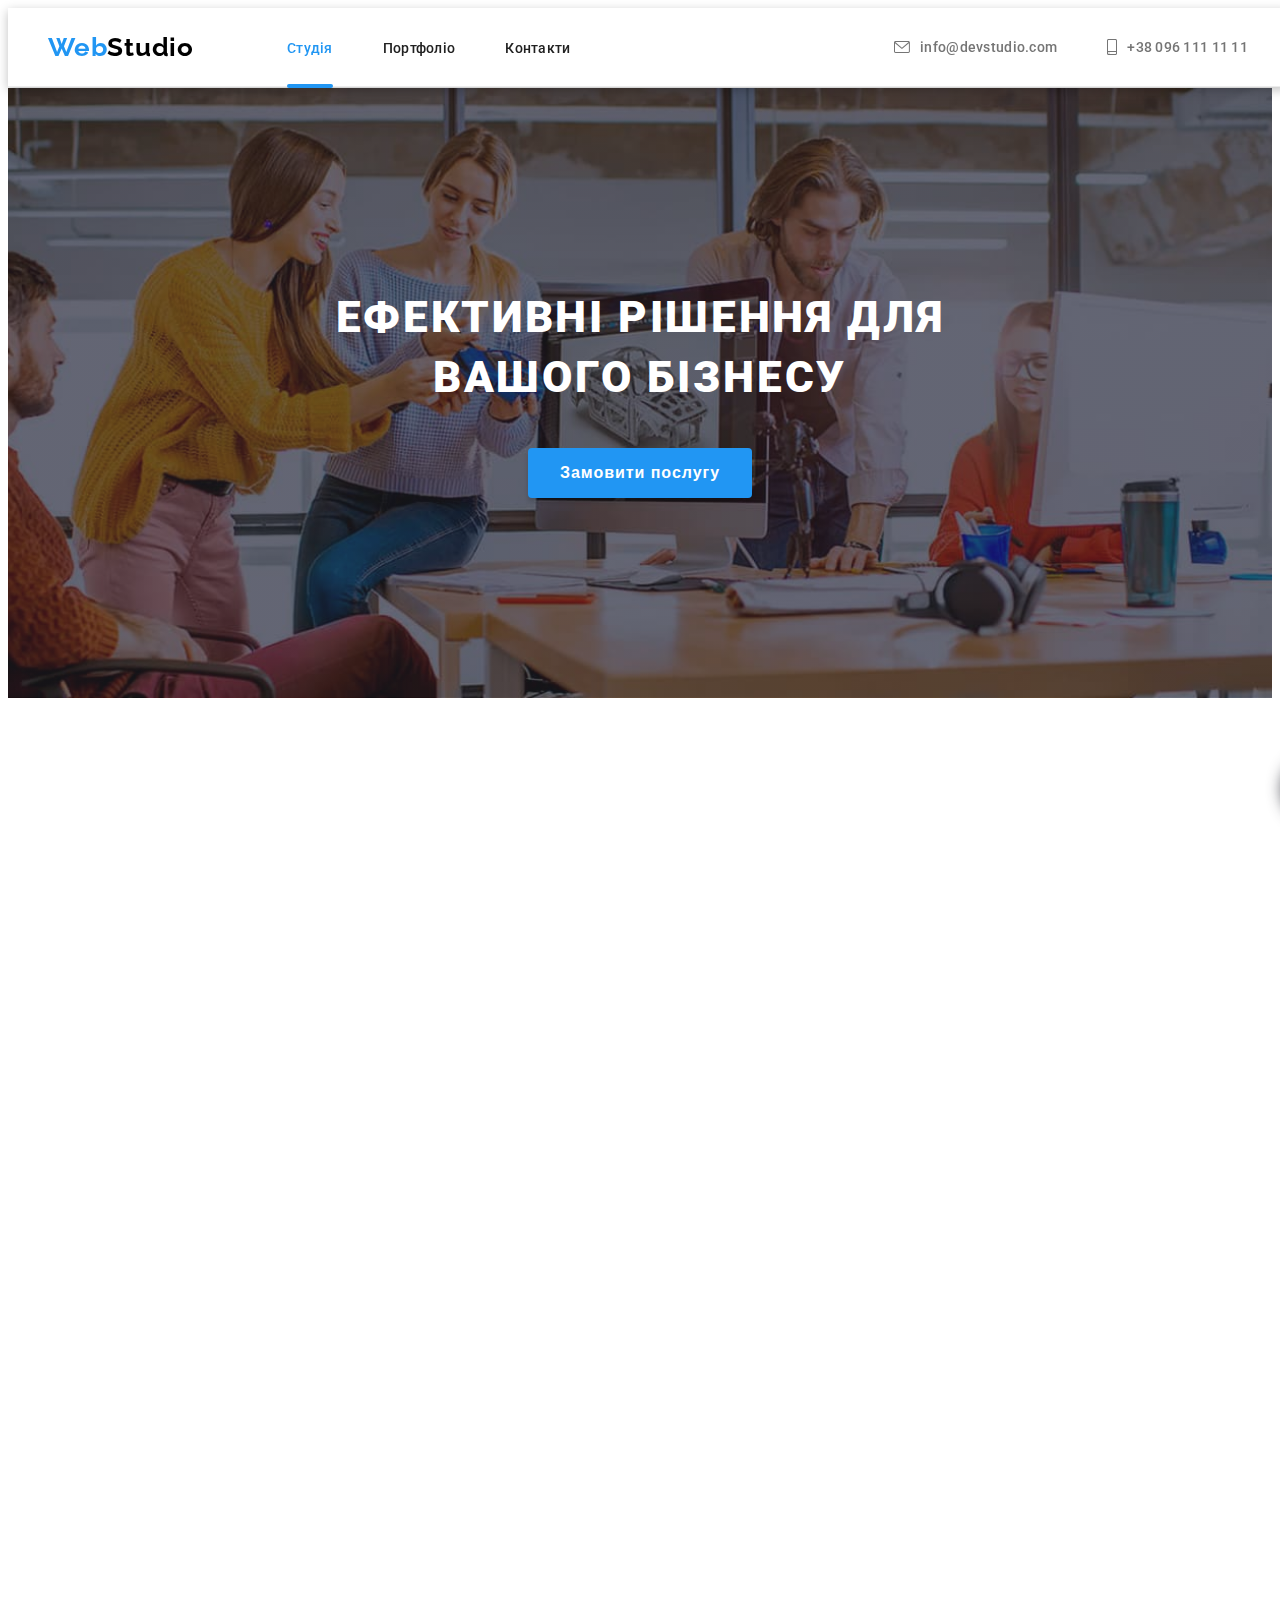
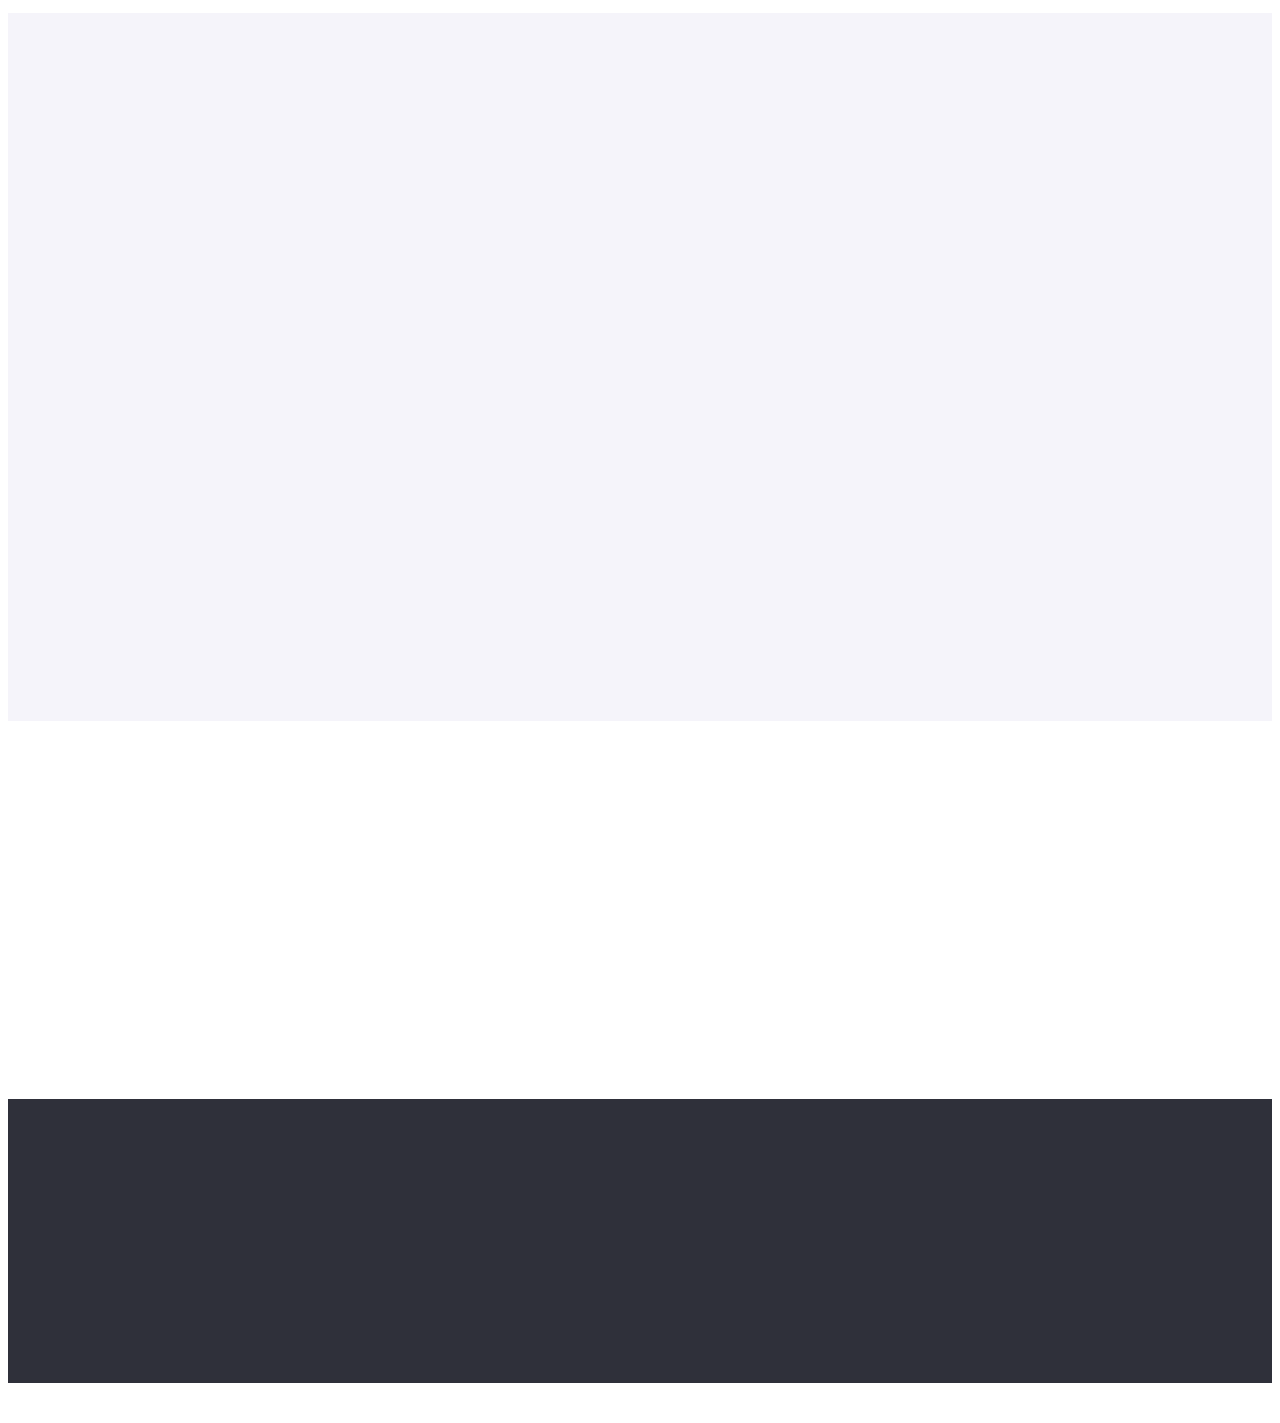
<file: index.html>
<!DOCTYPE html>
<html lang="en">
  <head>
    <meta charset="UTF-8" />
    <meta http-equiv="X-UA-Compatible" content="IE=edge" />
    <meta name="viewport" content="width=device-width, initial-scale=1.0" />
    <title>WebStudio</title>
    <link rel="preconnect" href="https://fonts.googleapis.com" />
    <link rel="preconnect" href="https://fonts.gstatic.com" crossorigin />
    <link
      href="https://fonts.googleapis.com/css2?family=Raleway:wght@700&family=Roboto:wght@400;500;700;900&display=swap"
      rel="stylesheet"
    />
    <link
      rel="stylesheet"
      href="https://cdnjs.cloudflare.com/ajax/libs/modern-normalize/2.0.0/modern-normalize.min.css"
      integrity="sha512-4xo8blKMVCiXpTaLzQSLSw3KFOVPWhm/TRtuPVc4WG6kUgjH6J03IBuG7JZPkcWMxJ5huwaBpOpnwYElP/m6wg=="
      crossorigin="anonymous"
      referrerpolicy="no-referrer"
    />
    <link rel="stylesheet" href=".//styles/main.min.css" />
    <link href="https://unpkg.com/aos@2.3.1/dist/aos.css" rel="stylesheet" />
  </head>
  <body>
    <!-- Шапка сайту -->
    <header class="header" id="header">
      <div class="container">
        <div class="header__container" data-aos="fade-down">
          <!-- Лого -->
          <a class="header__logo" href="./index.html"
            >Web<span class="header__logo__accent--header">Studio</span></a
          >
          <!-- Головна навігація сайту -->
          <nav class="header__nav">
            <ul class="header__nav__list">
              <li class="header__nav__item">
                <a
                  class="header__nav__link header__nav__link--checked"
                  href="./index.html"
                  >Студія</a
                >
              </li>
              <li class="header__nav__item">
                <a class="header__nav__link" href="./portfolio.html"
                  >Портфоліо</a
                >
              </li>
              <li class="header__nav__item">
                <a class="header__nav__link" href="#contacts">Контакти</a>
              </li>
            </ul>
          </nav>
          <!-- Контакти -->
          <ul class="header__contacts">
            <li class="header__contacts__item">
              <a
                class="header__contacts__link"
                href="mailto:info@devstudio.com"
                target="_blank"
              >
                <svg class="header__contacts__icon" width="16" height="12">
                  <use href="./img/icons.svg#letter"></use>
                </svg>
                info@devstudio.com</a
              >
            </li>
            <li class="header__contacts__item">
              <a
                class="header__contacts__link"
                href="tel:+380961111111"
                target="_blank"
              >
                <svg class="header__contacts__icon" width="10" height="16">
                  <use href="./img/icons.svg#smartphone"></use>
                </svg>
                +38 096 111 11 11</a
              >
            </li>
          </ul>
        </div>
      </div>
    </header>
    <!-- Головна сторінка -->
    <main>
      <div class="hero__padding" id="scroll-to-top"></div>
      <!-- Головна частина сайту -->
      <section class="hero">
        <div class="container hero__container">
          <h1 class="hero__title">Ефективні рішення для вашого бізнесу</h1>
          <button class="hero__button" type="button" data-modal-open>
            Замовити послугу
          </button>
        </div>
      </section>
      <!-- Переваги -->
      <section class="advantages">
        <div class="container">
          <ul class="advantages__list">
            <li class="advantages__item" data-aos="fade-right">
              <div class="advantages__icon-bg">
                <svg class="advantages__icon" width="70" height="70">
                  <use href="./img/icons.svg#antenna"></use>
                </svg>
              </div>
              <h3 class="advantages__subtitle">УВАГА ДО ДЕТАЛЕЙ</h3>
              <p class="advantages__desc">
                Ідейні міркування, і навіть початок повсякденної роботи з
                формування позиції.
              </p>
            </li>
            <li class="advantages__item" data-aos="fade-up">
              <div class="advantages__icon-bg">
                <svg class="advantages__icon" width="70" height="70">
                  <use href="./img/icons.svg#clock"></use>
                </svg>
              </div>
              <h3 class="advantages__subtitle">ПУНКТУАЛЬНІСТЬ</h3>
              <p class="advantages__desc">
                Завдання організації, особливо рамки і місце навчання кадрів
                тягне у себе.
              </p>
            </li>
            <li class="advantages__item" data-aos="fade-down">
              <div class="advantages__icon-bg">
                <svg class="advantages__icon" width="70" height="70">
                  <use href="./img/icons.svg#diagram"></use>
                </svg>
              </div>
              <h3 class="advantages__subtitle">ПЛАНУВАННЯ</h3>
              <p class="advantages__desc">
                Так само консультація з широким активом значною мірою зумовлює.
              </p>
            </li>
            <li class="advantages__item" data-aos="fade-left">
              <div class="advantages__icon-bg">
                <svg class="advantages__icon" width="70" height="70">
                  <use href="./img/icons.svg#astronaut"></use>
                </svg>
              </div>
              <h3 class="advantages__subtitle">СУЧАСНІ ТЕХНОЛОГІЇ</h3>
              <p class="advantages__desc">
                Значимість цих проблем настільки очевидна, що реалізація
                планових завдань.
              </p>
            </li>
          </ul>
        </div>
      </section>
      <!-- Секція: Чим ми займаємося -->
      <section class="doing">
        <div class="container">
          <h2 class="doing__title" data-aos="zoom-in-up">Чим ми займаємося</h2>
          <ul class="doing__list">
            <li data-aos="zoom-in-down">
              <a href="#" class="doing__link">
                <img
                  class="doing__photo"
                  src="./img/doing/photo-1.jpg"
                  alt="Чоловік пише код"
                />
                <div class="doing__overlay">
                  <h3 class="doing__subtitle">Десктопні додатки</h3>
                </div>
              </a>
            </li>
            <li data-aos="zoom-in-up">
              <a href="#" class="doing__link">
                <img
                  class="doing__photo"
                  src="./img/doing/photo-2.jpg"
                  alt="Жінка вибирає дизайн"
                />
                <div class="doing__overlay">
                  <h3 class="doing__subtitle">Мобільні додатки</h3>
                </div>
              </a>
            </li>
            <li data-aos="zoom-in-down">
              <a href="#" class="doing__link">
                <img
                  class="doing__photo"
                  src="./img/doing/photo-3.jpg"
                  alt="Жінка вибирає колір"
                />
                <div class="doing__overlay">
                  <h3 class="doing__subtitle">Дизайнерські рішення</h3>
                </div>
              </a>
            </li>
          </ul>
        </div>
      </section>
      <!-- Секція: Наша команда -->
      <section class="team">
        <div class="container">
          <h2 class="team__title" data-aos="zoom-in-up">Наша команда</h2>
          <ul class="team__list">
            <!-- Перша людина -->
            <li class="team__item" data-aos="fade-up-right">
              <img
                class="team__photo"
                width="270"
                src="./img/team/person-1.jpg"
                alt="Чоловік з бородою з каштановим волоссям в окулярах в бордовій сорочці"
              />
              <h3 class="team__subtitle">Ігор Дем'яненко</h3>
              <p class="team__desc">Product Designer</p>
              <ul class="team__icon">
                <li class="team__icon__item">
                  <a
                    href="https://www.instagram.com/"
                    target="_blank"
                    class="team__icon__link"
                  >
                    <svg class="team__icon__svg" width="20" height="20">
                      <use href="./img/icons.svg#instagram"></use>
                    </svg>
                  </a>
                </li>
                <li class="team__icon__item">
                  <a
                    href="https://twitter.com/?lang=uk"
                    target="_blank"
                    class="team__icon__link"
                  >
                    <svg class="team__icon__svg" width="20" height="20">
                      <use href="./img/icons.svg#twitter"></use>
                    </svg>
                  </a>
                </li>
                <li class="team__icon__item">
                  <a
                    href="https://www.facebook.com/?locale=uk_UA"
                    target="_blank"
                    class="team__icon__link"
                  >
                    <svg class="team__icon__svg" width="20" height="20">
                      <use href="./img/icons.svg#facebook"></use>
                    </svg>
                  </a>
                </li>
                <li class="team__icon__item">
                  <a
                    href="https://ua.linkedin.com/"
                    target="_blank"
                    class="team__icon__link"
                  >
                    <svg class="team__icon__svg" width="20" height="20">
                      <use href="./img/icons.svg#linkedin"></use>
                    </svg>
                  </a>
                </li>
              </ul>
            </li>
            <!-- Друга людина -->
            <li class="team__item" data-aos="fade-up">
              <img
                class="team__photo"
                width="270"
                src="./img/team/person-2.jpg"
                alt="Жінка з окулярами в чорному піджаку та світлим волоссям"
              />
              <h3 class="team__subtitle">Ольга Рєпіна</h3>
              <p class="team__desc">Frontend Developer</p>
              <ul class="team__icon">
                <li class="team__icon__item">
                  <a
                    href="https://www.instagram.com/"
                    target="_blank"
                    class="team__icon__link"
                  >
                    <svg class="team__icon__svg" width="20" height="20">
                      <use href="./img/icons.svg#instagram"></use>
                    </svg>
                  </a>
                </li>
                <li class="team__icon__item">
                  <a
                    href="https://twitter.com/?lang=uk"
                    target="_blank"
                    class="team__icon__link"
                  >
                    <svg class="team__icon__svg" width="20" height="20">
                      <use href="./img/icons.svg#twitter"></use>
                    </svg>
                  </a>
                </li>
                <li class="team__icon__item">
                  <a
                    href="https://www.facebook.com/?locale=uk_UA"
                    target="_blank"
                    class="team__icon__link"
                  >
                    <svg class="team__icon__svg" width="20" height="20">
                      <use href="./img/icons.svg#facebook"></use>
                    </svg>
                  </a>
                </li>
                <li class="team__icon__item">
                  <a
                    href="https://ua.linkedin.com/"
                    target="_blank"
                    class="team__icon__link"
                  >
                    <svg class="team__icon__svg" width="20" height="20">
                      <use href="./img/icons.svg#linkedin"></use>
                    </svg>
                  </a>
                </li>
              </ul>
            </li>
            <!-- Третя людина -->
            <li class="team__item" data-aos="fade-up">
              <img
                class="team__photo"
                width="270"
                src="./img/team/person-3.jpg"
                alt="Чоловік з бородою з каштановим волоссям в блакитній сорочці"
              />
              <h3 class="team__subtitle">Микола Тарасов</h3>
              <p class="team__desc">Marketing</p>
              <ul class="team__icon">
                <li class="team__icon__item">
                  <a
                    href="https://www.instagram.com/"
                    target="_blank"
                    class="team__icon__link"
                  >
                    <svg class="team__icon__svg" width="20" height="20">
                      <use href="./img/icons.svg#instagram"></use>
                    </svg>
                  </a>
                </li>
                <li class="team__icon__item">
                  <a
                    href="https://twitter.com/?lang=uk"
                    target="_blank"
                    class="team__icon__link"
                  >
                    <svg class="team__icon__svg" width="20" height="20">
                      <use href="./img/icons.svg#twitter"></use>
                    </svg>
                  </a>
                </li>
                <li class="team__icon__item">
                  <a
                    href="https://www.facebook.com/?locale=uk_UA"
                    target="_blank"
                    class="team__icon__link"
                  >
                    <svg class="team__icon__svg" width="20" height="20">
                      <use href="./img/icons.svg#facebook"></use>
                    </svg>
                  </a>
                </li>
                <li class="team__icon__item">
                  <a
                    href="https://ua.linkedin.com/"
                    target="_blank"
                    class="team__icon__link"
                  >
                    <svg class="team__icon__svg" width="20" height="20">
                      <use href="./img/icons.svg#linkedin"></use>
                    </svg>
                  </a>
                </li>
              </ul>
            </li>
            <!-- Четверта людина -->
            <li class="team__item" data-aos="fade-up-left">
              <img
                class="team__photo"
                width="270"
                src="./img/team/person-4.jpg"
                alt="Чоловік в окулярах з темними бородою та волоссям в чорний футболці"
              />
              <h3 class="team__subtitle">Михайло Єрмаков</h3>
              <p class="team__desc">UI Designer</p>
              <ul class="team__icon">
                <li class="team__icon__item">
                  <a
                    href="https://www.instagram.com/"
                    target="_blank"
                    class="team__icon__link"
                  >
                    <svg class="team__icon__svg" width="20" height="20">
                      <use href="./img/icons.svg#instagram"></use>
                    </svg>
                  </a>
                </li>
                <li class="team__icon__item">
                  <a
                    href="https://twitter.com/?lang=uk"
                    target="_blank"
                    class="team__icon__link"
                  >
                    <svg class="team__icon__svg" width="20" height="20">
                      <use href="./img/icons.svg#twitter"></use>
                    </svg>
                  </a>
                </li>
                <li class="team__icon__item">
                  <a
                    href="https://www.facebook.com/?locale=uk_UA"
                    target="_blank"
                    class="team__icon__link"
                  >
                    <svg class="team__icon__svg" width="20" height="20">
                      <use href="./img/icons.svg#facebook"></use>
                    </svg>
                  </a>
                </li>
                <li class="team__icon__item">
                  <a
                    href="https://ua.linkedin.com/"
                    target="_blank"
                    class="team__icon__link"
                  >
                    <svg class="team__icon__svg" width="20" height="20">
                      <use href="./img/icons.svg#linkedin"></use>
                    </svg>
                  </a>
                </li>
              </ul>
            </li>
          </ul>
        </div>
      </section>
      <!-- Секція: Клієнти -->
      <section class="client">
        <div class="container">
          <h2 class="client__title" data-aos="zoom-in-up">Постійні клієнти</h2>
          <ul class="client__list">
            <li class="client__item" data-aos="zoom-in-right">
              <a href="#" target="_blank" class="client__link">
                <svg class="client__icon" width="106" height="60">
                  <use href="./img/icons.svg#logo-YACO-1"></use>
                </svg>
              </a>
            </li>
            <li class="client__item" data-aos="zoom-in-right">
              <a href="#" target="_blank" class="client__link">
                <svg class="client__icon" width="106" height="60">
                  <use href="./img/icons.svg#logo-tagline-here-2"></use>
                </svg>
              </a>
            </li>
            <li class="client__item" data-aos="zoom-in-right">
              <a href="#" target="_blank" class="client__link">
                <svg class="client__icon" width="106" height="60">
                  <use href="./img/icons.svg#logo-company-3"></use>
                </svg>
              </a>
            </li>
            <li class="client__item" data-aos="zoom-in-left">
              <a href="#" target="_blank" class="client__link">
                <svg class="client__icon" width="106" height="60">
                  <use href="./img/icons.svg#logo-foster-peters-4"></use>
                </svg>
              </a>
            </li>
            <li class="client__item" data-aos="zoom-in-left">
              <a href="#" target="_blank" class="client__link">
                <svg class="client__icon" width="106" height="60">
                  <use href="./img/icons.svg#logo-brand-5"></use>
                </svg>
              </a>
            </li>
            <li class="client__item" data-aos="zoom-in-left">
              <a href="#" target="_blank" class="client__link">
                <svg class="client__icon" width="106" height="60">
                  <use href="./img/icons.svg#logo-tag-line-6"></use>
                </svg>
              </a>
            </li>
          </ul>
        </div>
      </section>
    </main>
    <!-- Підвал сайту -->
    <footer class="footer" id="contacts">
      <div class="container">
        <div class="footer__container">
          <div class="footer__address__container" data-aos="fade-up-right">
            <a class="footer__logo" href="#header"
              >Web<span class="footer__logo__accent--footer">Studio</span></a
            >
            <!-- Адрес -->
            <address class="footer__address">
              <a
                class="footer__map"
                target="_blank"
                href="https://www.google.com/maps/place/Lesi+Ukrainky+Blvd,+26,+Kyiv,+Ukraine,+02000/@50.4265807,30.5383858,17z/data=!3m1!4b1!4m6!3m5!1s0x40d4cf0e033ecbe9:0x57a4dffefec77da0!8m2!3d50.4265807!4d30.5383858!16s%2Fg%2F1tctq5jv?entry=ttu"
                >м. Київ, пр-т Лесі Українки, 26</a
              >
              <!-- Контакти -->
              <ul class="footer__list">
                <li class="footer__item">
                  <a
                    class="footer__link"
                    href="mailto:info@devstudio.com"
                    target="_blank"
                    >info@devstudio.com</a
                  >
                </li>
                <li class="footer__item">
                  <a
                    class="footer__link"
                    href="tel:+380961111111"
                    target="_blank"
                    >+38 096 111 11 11</a
                  >
                </li>
              </ul>
            </address>
          </div>
          <div class="footer__icon" data-aos="fade-up">
            <h2 class="footer__icon__title">приєднуйтесь</h2>
            <ul class="footer__icon__list">
              <li class="footer__icon__item">
                <a
                  href="https://www.instagram.com/"
                  target="_blank"
                  class="footer__icon__link"
                >
                  <svg class="footer__icon__svg" width="20" height="20">
                    <use href="./img/icons.svg#instagram"></use>
                  </svg>
                </a>
              </li>
              <li class="footer__icon__item">
                <a
                  href="https://twitter.com/?lang=uk"
                  target="_blank"
                  class="footer__icon__link"
                >
                  <svg class="footer__icon__svg" width="20" height="20">
                    <use href="./img/icons.svg#twitter"></use>
                  </svg>
                </a>
              </li>
              <li class="footer__icon__item">
                <a
                  href="https://www.facebook.com/?locale=uk_UA"
                  target="_blank"
                  class="footer__icon__link"
                >
                  <svg class="footer__icon__svg" width="20" height="20">
                    <use href="./img/icons.svg#facebook"></use>
                  </svg>
                </a>
              </li>
              <li class="footer__icon__item">
                <a
                  href="https://ua.linkedin.com/"
                  target="_blank"
                  class="footer__icon__link"
                >
                  <svg class="footer__icon__svg" width="20" height="20">
                    <use href="./img/icons.svg#linkedin"></use>
                  </svg>
                </a>
              </li>
            </ul>
          </div>
          <form action="" class="footer__form" data-aos="fade-up-left">
            <h2 class="footer__form__title">Підпишіться на розсилку</h2>
            <div class="footer__form__container">
              <input
                type="email"
                class="footer__form__input"
                placeholder="E-mail"
                required
              />
              <button class="footer__form__btn" type="submit">
                Підписатися
                <svg class="footer__form__svg" width="24" height="24">
                  <use href="./img/icons.svg#send"></use>
                </svg>
              </button>
            </div>
          </form>
        </div>
      </div>
    </footer>
    <div class="backdrop is-hidden" data-modal>
      <div class="modal">
        <form action="" class="form">
          <button class="modal__close-btn" type="button" data-modal-close>
            <svg class="modal__close-icon" width="18" height="18">
              <use href="./img/icons.svg#close-cross"></use>
            </svg>
          </button>
          <h2 class="modal__title">Залиште свої дані, ми вам передзвонимо</h2>
          <ul class="modal__list">
            <li class="modal__item">
              <label for="name" class="modal__name"
                >Ім'я
                <input id="name" type="text" class="modal__input" required />
                <svg class="modal__svg" width="18" height="18">
                  <use href="./img/icons.svg#person-blank"></use>
                </svg>
              </label>
            </li>
            <li class="modal__item">
              <label for="phone" class="modal__name"
                >Телефон
                <input id="phone" type="tel" class="modal__input" required />
                <svg class="modal__svg" width="18" height="18">
                  <use href="./img/icons.svg#phone-blank"></use>
                </svg>
              </label>
            </li>
            <li class="modal__item">
              <label for="email" class="modal__name"
                >Пошта
                <input id="email" type="email" class="modal__input" required />
                <svg class="modal__svg" width="18" height="18">
                  <use href="./img/icons.svg#email-blank"></use>
                </svg>
              </label>
            </li>
            <li class="modal__item">
              <label for="coment" class="modal__name"
                >Коментар
                <textarea
                  id="coment"
                  cols="30"
                  rows="10"
                  class="modal__coment"
                  placeholder="Введіть текст"
                ></textarea>
              </label>
            </li>
          </ul>
          <label class="modal__label">
            <input type="checkbox" class="modal__checkbox" required />
            <div class="modal__fake">
              <svg class="modal__fake-svg" width="11" height="8">
                <use href="./img/icons.svg#tick"></use>
              </svg>
            </div>
            <p class="modal__text">
              Погоджуюся з розсилкою та приймаю
              <a href="" class="modal__link">Умови договору</a>
            </p>
          </label>
          <button class="modal__btn" type="submit">Відправити</button>
        </form>
      </div>
    </div>
    <div class="scroll container">
      <a class="scroll__link" href="#scroll-to-top">
        <svg class="scroll__icon" width="29" height="22">
          <use href="./img/icons.svg#top-arrow"></use>
        </svg>
      </a>
    </div>
    <script src="https://unpkg.com/aos@2.3.1/dist/aos.js"></script>
    <script>
      AOS.init();
    </script>
    <script src="./js/modal.js"></script>
  </body>
</html>
</file>
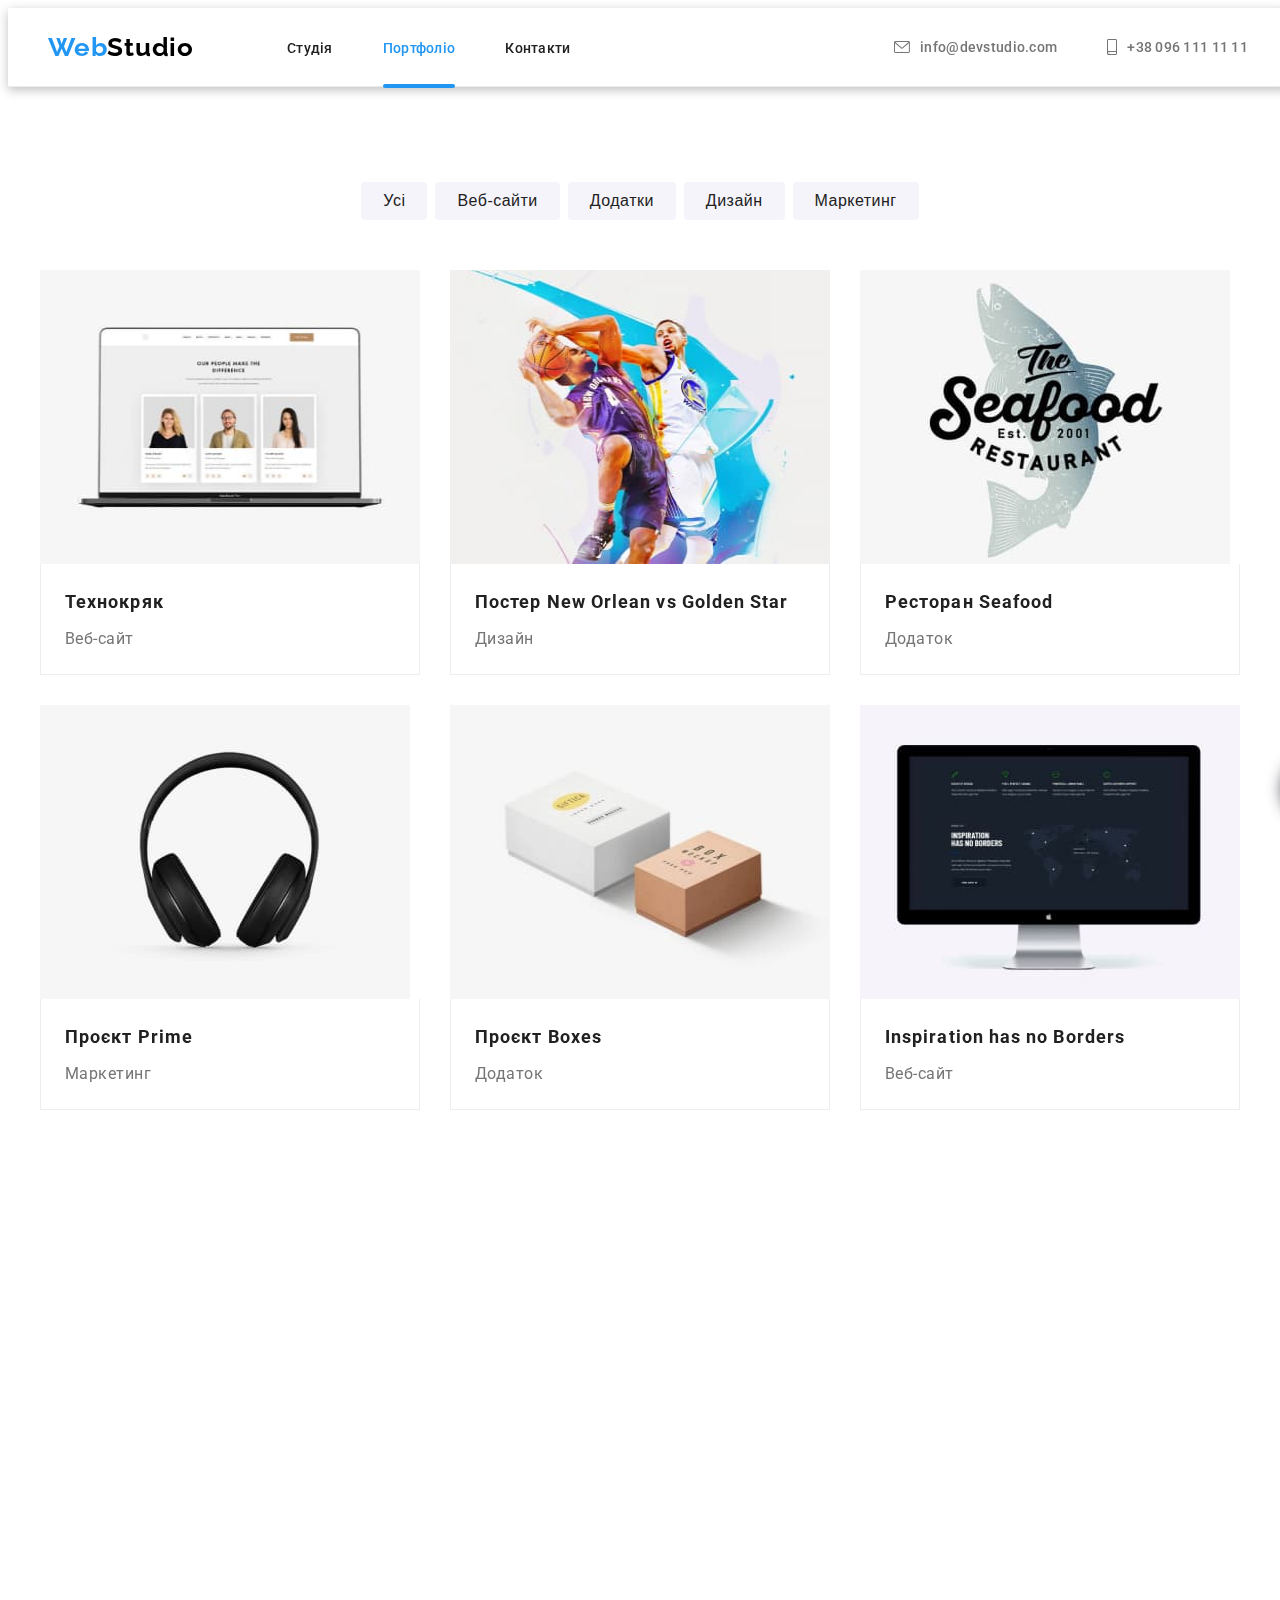
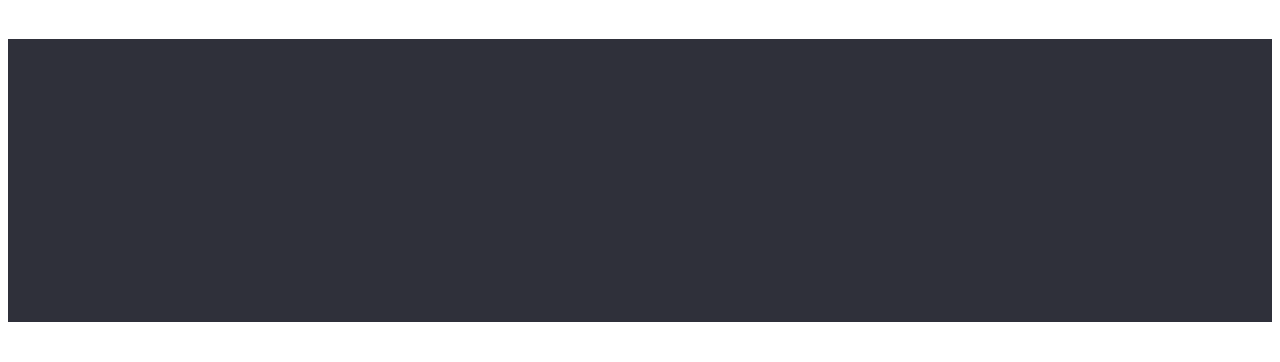
<file: portfolio.html>
<!DOCTYPE html>
<html lang="en">
  <head>
    <meta charset="UTF-8" />
    <meta name="viewport" content="width=device-width, initial-scale=1.0" />
    <title>WebStudio</title>
    <link rel="preconnect" href="https://fonts.googleapis.com" />
    <link rel="preconnect" href="https://fonts.gstatic.com" crossorigin />
    <link
      href="https://fonts.googleapis.com/css2?family=Raleway:wght@700&family=Roboto:wght@400;500;700;900&display=swap"
      rel="stylesheet"
    />
    <link
      rel="stylesheet"
      href="https://cdnjs.cloudflare.com/ajax/libs/modern-normalize/2.0.0/modern-normalize.min.css"
      integrity="sha512-4xo8blKMVCiXpTaLzQSLSw3KFOVPWhm/TRtuPVc4WG6kUgjH6J03IBuG7JZPkcWMxJ5huwaBpOpnwYElP/m6wg=="
      crossorigin="anonymous"
      referrerpolicy="no-referrer"
    />
    <link rel="stylesheet" href="./styles/portfolio.min.css" />
    <link href="https://unpkg.com/aos@2.3.1/dist/aos.css" rel="stylesheet" />
  </head>
  <body>
    <header class="header" id="header">
      <div class="container">
        <div class="header__container" data-aos="fade-down">
          <!-- Лого -->
          <a class="header__logo" href="./index.html"
            >Web<span class="header__logo__accent--header">Studio</span></a
          >
          <!-- Головна навігація сайту -->
          <nav class="header__nav">
            <ul class="header__nav__list">
              <li class="header__nav__item">
                <a class="header__nav__link" href="./index.html">Студія</a>
              </li>
              <li class="header__nav__item">
                <a
                  class="header__nav__link header__nav__link--checked"
                  href="./portfolio.html"
                  >Портфоліо</a
                >
              </li>
              <li class="header__nav__item">
                <a class="header__nav__link" href="#contacts">Контакти</a>
              </li>
            </ul>
          </nav>
          <!-- Контакти -->
          <ul class="header__contacts">
            <li class="header__contacts__item">
              <a
                class="header__contacts__link"
                href="mailto:info@devstudio.com"
                target="_blank"
              >
                <svg class="header__contacts__icon" width="16" height="12">
                  <use href="./img/icons.svg#letter"></use>
                </svg>
                info@devstudio.com</a
              >
            </li>
            <li class="header__contacts__item">
              <a
                class="header__contacts__link"
                href="tel:+380961111111"
                target="_blank"
              >
                <svg class="header__contacts__icon" width="10" height="16">
                  <use href="./img/icons.svg#smartphone"></use>
                </svg>
                +38 096 111 11 11</a
              >
            </li>
          </ul>
        </div>
      </div>
    </header>
    <!-- Головна сторінка сайту -->
    <main>
      <div class="padding__hero" id="scroll-to-top"></div>
      <!-- Кнопки -->
      <section class="btn">
        <div class="container">
          <ul class="btn__list">
            <li class="btn__item" data-aos="fade-right">
              <button class="btn__btn" type="button">Усі</button>
            </li>
            <li class="btn__item" data-aos="fade-down-right">
              <button class="btn__btn" type="button">Веб-сайти</button>
            </li>
            <li class="btn__item" data-aos="fade-down">
              <button class="btn__btn" type="button">Додатки</button>
            </li>
            <li class="btn__item" data-aos="fade-down-left">
              <button class="btn__btn" type="button">Дизайн</button>
            </li>
            <li class="btn__item" data-aos="fade-left">
              <button class="btn__btn" type="button">Маркетинг</button>
            </li>
          </ul>
        </div>
      </section>
      <!-- Статті -->
      <section class="article">
        <div class="container">
          <ul class="article__list">
            <!-- Перша стаття -->
            <li class="article__item" data-aos="fade-down-right">
              <a href="#" class="article__link">
                <article class="article__article">
                  <div class="article__photo">
                    <img
                      class="article__photo__content"
                      src="./img/products/product-1.jpg"
                      alt="сайт Технокряк"
                    />
                    <div class="article__overlay">
                      <p class="article__overlay__text">
                        Ресурс пропонує комплексні пропозиції з різним рівнем
                        функціоналу та сервісів. Все це дозволить відвідувачу
                        отримати вичерпні відомості про компанію чи приватну
                        особу.
                      </p>
                    </div>
                  </div>
                  <div class="article__container">
                    <h2 class="article__title">Технокряк</h2>
                    <p class="article__desc">Веб-сайт</p>
                  </div>
                </article>
              </a>
            </li>
            <!-- Друга стаття -->
            <li class="article__item" data-aos="fade-down">
              <a href="#" class="article__link">
                <article class="article__article">
                  <div class="article__photo">
                    <img
                      class="article__photo__content"
                      src="./img/products/product-2.jpg"
                      alt="Постер New Orlean vs Golden Star"
                    />
                    <div class="article__overlay">
                      <p class="article__overlay__text">
                        Ресурс пропонує комплексні пропозиції з різним рівнем
                        функціоналу та сервісів. Все це дозволить відвідувачу
                        отримати вичерпні відомості про компанію чи приватну
                        особу.
                      </p>
                    </div>
                  </div>
                  <div class="article__container">
                    <h2 class="article__title">
                      Постер New Orlean vs Golden Star
                    </h2>
                    <p class="article__desc">Дизайн</p>
                  </div>
                </article>
              </a>
            </li>
            <!-- Третя стаття -->
            <li class="article__item" data-aos="fade-down-left">
              <a href="#" class="article__link">
                <article class="article__article">
                  <div class="article__photo">
                    <img
                      class="article__photo"
                      src="./img/products/product-3.jpg"
                      alt="Ресторан Seafood"
                    />
                    <div class="article__overlay">
                      <p class="article__overlay__text">
                        Ресурс пропонує комплексні пропозиції з різним рівнем
                        функціоналу та сервісів. Все це дозволить відвідувачу
                        отримати вичерпні відомості про компанію чи приватну
                        особу.
                      </p>
                    </div>
                  </div>
                  <div class="article__container">
                    <h2 class="article__title">Ресторан Seafood</h2>
                    <p class="article__desc">Додаток</p>
                  </div>
                </article>
              </a>
            </li>
            <!-- Четверта стаття -->
            <li class="article__item" data-aos="fade-right">
              <a href="#" class="article__link">
                <article class="article__article">
                  <div class="article__photo">
                    <img
                      class="article-photo__content"
                      src="./img/products/product-4.jpg"
                      alt="Навушники"
                    />
                    <div class="article__overlay">
                      <p class="article__overlay__text">
                        Ресурс пропонує комплексні пропозиції з різним рівнем
                        функціоналу та сервісів. Все це дозволить відвідувачу
                        отримати вичерпні відомості про компанію чи приватну
                        особу.
                      </p>
                    </div>
                  </div>
                  <div class="article__container">
                    <h2 class="article__title">Проєкт Prime</h2>
                    <p class="article__desc">Маркетинг</p>
                  </div>
                </article>
              </a>
            </li>
            <!-- П'ята стаття -->
            <li class="article__item" data-aos="zoom-in">
              <a href="#" class="article__link">
                <article class="article__article">
                  <div class="article__photo">
                    <img
                      class="article__photo__content"
                      src="./img/products/product-5.jpg"
                      alt="дві коробки"
                    />
                    <div class="article__overlay">
                      <p class="article__overlay__text">
                        Ресурс пропонує комплексні пропозиції з різним рівнем
                        функціоналу та сервісів. Все це дозволить відвідувачу
                        отримати вичерпні відомості про компанію чи приватну
                        особу.
                      </p>
                    </div>
                  </div>
                  <div class="article__container">
                    <h2 class="article__title">Проєкт Boxes</h2>
                    <p class="article__desc">Додаток</p>
                  </div>
                </article>
              </a>
            </li>
            <!-- Шоста стаття -->
            <li class="article__item" data-aos="fade-left">
              <a href="#" class="article__link">
                <article class="article__article">
                  <div class="article__photo">
                    <img
                      class="article__photo__content"
                      src="./img/products/product-6.jpg"
                      alt="сайт Inspiration has no Borders"
                    />
                    <div class="article__overlay">
                      <p class="article__overlay__text">
                        Ресурс пропонує комплексні пропозиції з різним рівнем
                        функціоналу та сервісів. Все це дозволить відвідувачу
                        отримати вичерпні відомості про компанію чи приватну
                        особу.
                      </p>
                    </div>
                  </div>
                  <div class="article__container">
                    <h2 class="article__title">Inspiration has no Borders</h2>
                    <p class="article__desc">Веб-сайт</p>
                  </div>
                </article>
              </a>
            </li>
            <!-- Сьома стаття -->
            <li class="article__item" data-aos="fade-up-right">
              <a href="#" class="article__link">
                <article class="article__article">
                  <div class="article__photo">
                    <img
                      class="article__photo__content"
                      src="./img/products/product-7.jpg"
                      alt="Видання Limited Edition"
                    />
                    <div class="article__overlay">
                      <p class="article__overlay__text">
                        Ресурс пропонує комплексні пропозиції з різним рівнем
                        функціоналу та сервісів. Все це дозволить відвідувачу
                        отримати вичерпні відомості про компанію чи приватну
                        особу.
                      </p>
                    </div>
                  </div>
                  <div class="article__container">
                    <h2 class="article__title">Видання Limited Edition</h2>
                    <p class="article__desc">Дизайн</p>
                  </div>
                </article>
              </a>
            </li>
            <!-- Восьма стаття -->
            <li class="article__item" data-aos="fade-up">
              <a href="#" class="article__link">
                <article class="article__article">
                  <div class="article__photo">
                    <img
                      class="article__photo__content"
                      src="./img/products/product-8.jpg"
                      alt="Проєкт LAB"
                    />
                    <div class="article__overlay">
                      <p class="article__overlay__text">
                        Ресурс пропонує комплексні пропозиції з різним рівнем
                        функціоналу та сервісів. Все це дозволить відвідувачу
                        отримати вичерпні відомості про компанію чи приватну
                        особу.
                      </p>
                    </div>
                  </div>
                  <div class="article__container">
                    <h2 class="article__title">Проєкт LAB</h2>
                    <p class="article__desc">Маркетинг</p>
                  </div>
                </article>
              </a>
            </li>
            <!-- Дев'ята стаття -->
            <li class="article__item" data-aos="fade-up-left">
              <a href="#" class="article__link">
                <article class="article__article">
                  <div class="article__photo">
                    <img
                      class="article__photo__content"
                      src="./img/products/product-9.jpg"
                      alt="додаток Growing Business"
                    />
                    <div class="article__overlay">
                      <p class="article__overlay__text">
                        Ресурс пропонує комплексні пропозиції з різним рівнем
                        функціоналу та сервісів. Все це дозволить відвідувачу
                        отримати вичерпні відомості про компанію чи приватну
                        особу.
                      </p>
                    </div>
                  </div>
                  <div class="article__container">
                    <h2 class="article__title">Growing Business</h2>
                    <p class="article__desc">Додаток</p>
                  </div>
                </article>
              </a>
            </li>
          </ul>
        </div>
      </section>
    </main>
    <!-- Підвал сайту -->
    <footer class="footer" id="contacts">
      <div class="container">
        <div class="footer__container">
          <div class="footer__address__container" data-aos="fade-up-right">
            <a class="footer__logo" href="#header"
              >Web<span class="footer__logo__accent--footer">Studio</span></a
            >
            <!-- Адрес -->
            <address class="footer__address">
              <a
                class="footer__map"
                target="_blank"
                href="https://www.google.com/maps/place/Lesi+Ukrainky+Blvd,+26,+Kyiv,+Ukraine,+02000/@50.4265807,30.5383858,17z/data=!3m1!4b1!4m6!3m5!1s0x40d4cf0e033ecbe9:0x57a4dffefec77da0!8m2!3d50.4265807!4d30.5383858!16s%2Fg%2F1tctq5jv?entry=ttu"
                >м. Київ, пр-т Лесі Українки, 26</a
              >
              <!-- Контакти -->
              <ul class="footer__list">
                <li class="footer__item">
                  <a
                    class="footer__link"
                    href="mailto:info@devstudio.com"
                    target="_blank"
                    >info@devstudio.com</a
                  >
                </li>
                <li class="footer__item">
                  <a
                    class="footer__link"
                    href="tel:+380961111111"
                    target="_blank"
                    >+38 096 111 11 11</a
                  >
                </li>
              </ul>
            </address>
          </div>
          <div class="footer__icon" data-aos="fade-up">
            <h2 class="footer__icon__title">приєднуйтесь</h2>
            <ul class="footer__icon__list">
              <li class="footer__icon__item">
                <a
                  href="https://www.instagram.com/"
                  target="_blank"
                  class="footer__icon__link"
                >
                  <svg class="footer__icon__svg" width="20" height="20">
                    <use href="./img/icons.svg#instagram"></use>
                  </svg>
                </a>
              </li>
              <li class="footer__icon__item">
                <a
                  href="https://twitter.com/?lang=uk"
                  target="_blank"
                  class="footer__icon__link"
                >
                  <svg class="footer__icon__svg" width="20" height="20">
                    <use href="./img/icons.svg#twitter"></use>
                  </svg>
                </a>
              </li>
              <li class="footer__icon__item">
                <a
                  href="https://www.facebook.com/?locale=uk_UA"
                  target="_blank"
                  class="footer__icon__link"
                >
                  <svg class="footer__icon__svg" width="20" height="20">
                    <use href="./img/icons.svg#facebook"></use>
                  </svg>
                </a>
              </li>
              <li class="footer__icon__item">
                <a
                  href="https://ua.linkedin.com/"
                  target="_blank"
                  class="footer__icon__link"
                >
                  <svg class="footer__icon__svg" width="20" height="20">
                    <use href="./img/icons.svg#linkedin"></use>
                  </svg>
                </a>
              </li>
            </ul>
          </div>
          <form action="" class="footer__form" data-aos="fade-up-left">
            <h2 class="footer__form__title">Підпишіться на розсилку</h2>
            <div class="footer__form__container">
              <input
                type="email"
                class="footer__form__input"
                placeholder="E-mail"
                required
              />
              <button class="footer__form__btn" type="submit">
                Підписатися
                <svg class="footer__form__svg" width="24" height="24">
                  <use href="./img/icons.svg#send"></use>
                </svg>
              </button>
            </div>
          </form>
        </div>
      </div>
    </footer>
    <div class="scroll container">
      <a class="scroll__link" href="#scroll-to-top">
        <svg class="scroll__icon" width="29" height="22">
          <use href="./img/icons.svg#top-arrow"></use>
        </svg>
      </a>
    </div>
    <script src="https://unpkg.com/aos@2.3.1/dist/aos.js"></script>
    <script>
      AOS.init();
    </script>
  </body>
</html>
</file>
<file: styles/main.min.css>
@keyframes link-after-movement{0%{transform:translate(0, -5px)}50%{transform:translate(0, 0)}100%{transform:translate(0, -5px)}}@keyframes title-move{0%{transform:translate(400px, -100px);opacity:0}100%{transform:translate(0, 0);opacity:1}}@keyframes btn-move{0%{transform:translate(-400px, 100px);opacity:0}100%{transform:translate(0, 0);opacity:1}}@keyframes scroll-rotate{0%{transform:rotate(0deg)}33%{transform:rotate(360deg)}66%{transform:rotate(360deg)}100%{transform:rotate(360deg)}}*:focus{outline:none}h1,h2,h3,p{margin:0;padding:0}ul,ol{padding:0;margin:0;list-style:none}a{text-decoration:none}button{border:none;cursor:pointer}img{display:block}*::-moz-selection{background-color:#2196f3;color:#fff}*::selection{background-color:#2196f3;color:#fff}html{scroll-behavior:smooth}body{font-family:Roboto;position:relative}.container{max-width:1200px;width:100%;padding:0 15px;margin:0 auto}.scroll.container{position:fixed;bottom:75px;left:50%;transform:translateX(51%);height:70px}.scroll__link{background-color:#2196f3;width:60px;height:60px;border:4px solid #fff;box-shadow:0px 0px 15px rgba(37,38,48,.82);display:flex;justify-content:center;align-items:center;border-radius:50%;position:absolute;transition:background-color cubic-bezier(0.4, 0, 0.2, 1) 250ms;animation-name:scroll-rotate;animation-duration:2s;animation-timing-function:cubic-bezier(0.52, 0.8, 0.54, 0.26);animation-iteration-count:infinite}.scroll__link:hover,.scroll__link:hover{background-color:#1b73c3}.scroll__icon{transform:translateY(-7%);fill:#fff}.header{border-bottom:1px solid #ececec;padding:24px 0;position:fixed;width:100%;background-color:#fff;z-index:3;box-shadow:0px 3px 10px rgba(0,0,0,.25)}.header__container{display:flex;align-items:center}.header__logo{color:#2196f3;font-family:Raleway;font-size:26px;font-weight:700;line-height:normal;letter-spacing:.78px}.header__logo__accent--header{color:#000}.header__nav__list{display:flex;gap:50px;margin-left:93px}.header__nav__link{color:#212121;font-size:14px;font-weight:500;line-height:normal;letter-spacing:.28px;position:relative;transition:color cubic-bezier(0.4, 0, 0.2, 1) 250ms}.header__nav__link:hover,.header__nav__link:focus{color:#2196f3}.header__nav__link--checked{color:#2196f3}.header__nav__link--checked::after{content:"";display:block;width:100%;height:4px;border-radius:2px;background:#2196f3;position:absolute;bottom:-32px;right:0;animation-name:link-after-movement;animation-duration:1s;animation-timing-function:linear;animation-iteration-count:infinite}.header__contacts{display:flex;gap:50px;margin-left:auto}.header__contacts__link{color:#757575;font-size:14px;font-weight:500;line-height:normal;letter-spacing:.28px;display:flex;justify-content:center;align-items:center;gap:10px;transition:color cubic-bezier(0.4, 0, 0.2, 1) 250ms}.header__contacts__link:hover,.header__contacts__link:focus{color:#2196f3}.header__contacts__link:hover .header__contacts__icon{fill:#2196f3}.header__contacts__link:focus .header__contacts__icon{fill:#2196f3}.header__contacts__icon{fill:#757575;transition:fill cubic-bezier(0.4, 0, 0.2, 1) 250ms}.hero__padding{padding:40px 0}.hero{background-image:linear-gradient(rgba(47, 48, 58, 0.4), rgba(47, 48, 58, 0.4)),url(../img/hero/hero-background.jpg);padding:200px 0;background-position:center;background-size:cover;background-repeat:no-repeat}.hero__container{display:flex;align-items:center;flex-direction:column}.hero__title{color:#fff;text-align:center;font-size:44px;font-weight:900;line-height:1.36;letter-spacing:2.64px;text-transform:uppercase;max-width:696px;margin-bottom:40px;animation-name:title-move;animation-duration:1s;animation-timing-function:ease-in-out}.hero__button{color:#fff;text-align:center;padding:10px 32px;font-size:16px;font-weight:700;line-height:1.87;letter-spacing:.96px;border-radius:4px;background-color:#2196f3;box-shadow:0px 4px 4px 0px rgba(0,0,0,.15);transition:background-color cubic-bezier(0.4, 0, 0.2, 1) 250ms;animation-name:btn-move;animation-duration:1s;animation-timing-function:ease-in-out}.hero__button:hover,.hero__button:focus{background-color:#1b73c3}.advantages{padding:94px 0 47px}.advantages__list{display:flex;justify-content:space-between}.advantages__item{max-width:270px}.advantages__icon-bg{width:270px;height:120px;background-color:#f5f4fa;border-radius:4px;display:flex;justify-content:center;align-items:center}.advantages__subtitle{color:#212121;font-size:14px;font-weight:700;line-height:normal;letter-spacing:.42px;text-transform:uppercase;margin-bottom:10px;margin-top:30px}.advantages__desc{color:#757575;font-size:14px;font-weight:400;line-height:1.71;letter-spacing:.42px}.doing{padding:47px 0 94px}.doing__title{color:#212121;text-align:center;font-size:36px;font-weight:700;line-height:normal;letter-spacing:1.08px;margin-bottom:50px}.doing__list{display:flex;justify-content:space-between}.doing__link{overflow:hidden;height:294px;position:relative;display:block}.doing__overlay{background:rgba(47,48,58,.8);display:flex;justify-content:center;align-items:center;height:70px;width:370px;position:absolute;bottom:0;left:0;z-index:1;transform:translateY(101%);transition:transform cubic-bezier(0.4, 0, 0.2, 1) 250ms}.doing__link:hover .doing__overlay{transform:translate(0%)}.doing__link:focus .doing__overlay{transform:translate(0%)}.doing__subtitle{color:#fff;font-size:14px;font-weight:700;letter-spacing:.42px;text-transform:uppercase}.team{background:#f5f4fa;padding:94px 0}.team__list{display:flex;justify-content:space-between}.team__item{border-radius:0px 0px 4px 4px;background:#fff;box-shadow:0px 2px 1px 0px rgba(0,0,0,.2),0px 1px 1px 0px rgba(0,0,0,.14),0px 1px 3px 0px rgba(0,0,0,.12);max-width:270px;padding-bottom:30px}.team__photo{margin-bottom:30px}.team__title{color:#212121;text-align:center;font-size:36px;font-weight:700;line-height:normal;letter-spacing:1.08px;margin-bottom:50px}.team__subtitle{color:#212121;font-size:16px;font-weight:500;line-height:normal;letter-spacing:.48px;margin-bottom:10px;text-align:center}.team__desc{color:#757575;font-size:16px;font-weight:400;line-height:normal;letter-spacing:.48px;text-align:center;margin-bottom:16px}.team__icon{display:flex;justify-content:center;align-items:center;gap:10px}.team__icon__link{width:44px;height:44px;display:flex;justify-content:center;align-items:center;border-radius:50%;transition:background-color cubic-bezier(0.4, 0, 0.2, 1) 250ms}.team__icon__link:hover,.team__icon__link:focus{background-color:#2196f3}.team__icon__svg{fill:#afb1b8;transition:fill cubic-bezier(0.4, 0, 0.2, 1) 250ms}.team__icon__link:hover .team__icon__svg{fill:#fff}.team__icon__link:focus .team__icon__svg{fill:#fff}.client{padding:94px 0}.client__title{color:#212121;text-align:center;font-size:36px;font-weight:700;letter-spacing:1.08px;margin-bottom:50px}.client__list{display:flex;justify-content:center;gap:30px}.client__link{padding:16px 32px;border-radius:4px;border:1px solid #afb1b8;display:block;transition:border cubic-bezier(0.4, 0, 0.2, 1) 250ms}.client__link:hover,.client__link:focus{border:1px solid #2196f3}.client__link:hover .client__icon{fill:#2196f3}.client__link:focus .client__icon{fill:#2196f3}.client__icon{fill:#afb1b8;transition:fill cubic-bezier(0.4, 0, 0.2, 1) 250ms}.client__icon:hover{fill:#2196f3}.footer{background-color:#2f303a;padding:60px 0}.footer__container{display:flex;gap:93px}.footer__logo{color:#2196f3;font-family:Raleway;font-size:26px;font-weight:700;line-height:normal;letter-spacing:.78px}.footer__logo__accent--footer{color:#fff}.footer__map{color:#fff;font-size:14px;font-weight:400;line-height:1.71;letter-spacing:.42px;margin-top:20px;display:block;font-style:normal}.footer__link{color:rgba(255,255,255,.6);font-size:14px;font-weight:400;line-height:1.71;letter-spacing:.42px;margin-top:9px;display:block;font-style:normal}.footer__icon{padding-top:12px}.footer__icon__title{color:#fff;font-size:14px;font-weight:700;letter-spacing:.42px;text-transform:uppercase;margin-bottom:20px}.footer__icon__list{display:flex;gap:10px}.footer__icon__link{width:44px;height:44px;background-color:rgba(255,255,255,.1);border-radius:50%;display:flex;justify-content:center;align-items:center;transition:background-color cubic-bezier(0.4, 0, 0.2, 1) 250ms}.footer__icon__link:hover,.footer__icon__link:focus{background-color:#2196f3}.footer__icon__svg{fill:#fff}.footer__form{padding-top:12px}.footer__form__title{color:#fff;font-size:14px;font-weight:700;line-height:1.14;letter-spacing:.42px;text-transform:uppercase;margin-bottom:20px}.footer__form__container{display:flex;gap:12px}.footer__form__input{border-radius:4px;border:1px solid rgba(255,255,255,.3);background:rgba(33,150,243,.01);box-shadow:0px 4px 4px 0px rgba(0,0,0,.15);padding:15px 16px;width:358px;color:#fff;font-size:16px;font-weight:400;line-height:1.25;letter-spacing:.48px;transition:border-color cubic-bezier(0.4, 0, 0.2, 1) 250ms}.footer__form__input:hover,.footer__form__input:focus{border-color:#2196f3}.footer__form__input::-moz-placeholder{color:rgba(255,255,255,.6);font-size:16px;font-weight:400;line-height:1.25;letter-spacing:.48px}.footer__form__input::placeholder{color:rgba(255,255,255,.6);font-size:16px;font-weight:400;line-height:1.25;letter-spacing:.48px}.footer__form__btn{color:#fff;font-size:16px;font-weight:700;line-height:1.87;letter-spacing:.96px;padding:10px 28px;background-color:#2196f3;display:flex;gap:10px;align-items:center;border-radius:4px;box-shadow:0px 4px 4px 0px rgba(0,0,0,.15);transition:background-color cubic-bezier(0.4, 0, 0.2, 1) 250ms}.footer__form__btn:hover,.footer__form__btn:focus{background-color:#1b73c3}.footer__form__svg{fill:#fff}.backdrop{width:100%;height:100%;position:fixed;top:0;left:0;background:rgba(0,0,0,.2);z-index:4;transition:opacity 400ms cubic-bezier(0.075, 0.82, 0.165, 1)}.is-hidden{opacity:0;pointer-events:none;visibility:hidden}.no-scroll{overflow:hidden}.modal{background-color:#fff;position:absolute;top:50%;left:50%;padding:40px;border-radius:4px;box-shadow:0px 2px 1px 0px rgba(0,0,0,.2),0px 1px 1px 0px rgba(0,0,0,.14),0px 1px 3px 0px rgba(0,0,0,.12);z-index:5;transition:visibility 1000ms cubic-bezier(0.075, 0.82, 0.165, 1),transform .5s cubic-bezier(0.25, 0.31, 0.17, 0.89);transform:translate(-50%, -50%)}.modal__close-btn{background-color:rgba(0,0,0,0);border:1px solid rgba(0,0,0,.1);border-radius:50%;display:block;width:30px;height:30px;display:flex;justify-content:center;align-items:center;position:absolute;top:8px;right:8px;transition:border-color cubic-bezier(0.4, 0, 0.2, 1) 250ms}.modal__close-btn:hover,.modal__close-btn:focus{border-color:#2196f3}.modal__title{color:#212121;text-align:center;font-size:20px;font-weight:700;line-height:1.15;letter-spacing:.6px;margin-bottom:12px}.modal__list{display:flex;flex-direction:column;gap:10px;margin-bottom:20px}.modal__name{display:flex;flex-direction:column;gap:4px}.modal__name{color:#757575;font-size:12px;font-weight:400;line-height:1.17;letter-spacing:.12px;position:relative}.modal__input{width:448px;height:40px;border-radius:4px;border:1px solid rgba(33,33,33,.2);padding-left:42px;color:#757575;font-size:12px;font-weight:400;line-height:1.17;letter-spacing:.12px;transition:border-color cubic-bezier(0.4, 0, 0.2, 1) 250ms}.modal__input:hover,.modal__input:focus{border-color:#2196f3}.modal__svg{position:absolute;top:29px;left:12px;fill:#212121;transition:fill cubic-bezier(0.4, 0, 0.2, 1) 250ms}.modal__input:hover+.modal__svg{fill:#2196f3}.modal__input:focus+.modal__svg{fill:#2196f3}.modal__coment{width:448px;height:120px;flex-shrink:0;border-radius:4px;border:1px solid rgba(33,33,33,.2);padding:12px 16px;color:#757575;font-size:12px;font-weight:400;line-height:1.17;letter-spacing:.12px;resize:none;transition:border-color cubic-bezier(0.4, 0, 0.2, 1) 250ms}.modal__coment:hover{border-color:#2196f3}.modal__coment::-moz-placeholder{color:rgba(117,117,117,.5);font-size:12px;font-weight:400;line-height:normal;letter-spacing:.12px}.modal__coment::placeholder{color:rgba(117,117,117,.5);font-size:12px;font-weight:400;line-height:normal;letter-spacing:.12px}.modal__label{display:flex;gap:8px;align-items:center;justify-content:center}.modal__checkbox{display:none}.modal__fake{width:16px;height:15px;border:2px solid #212121;border-radius:2px;position:relative}.modal__fake::before{content:"";display:block;position:relative;width:100%;height:100%;background-color:#2196f3;opacity:0}.modal__fake-svg{position:absolute;top:50%;left:50%;transform:translate(-50%, -50%);fill:#fff}.modal__checkbox:checked+.modal__fake::before{opacity:1}.modal__checkbox:checked+.modal__fake{border-color:#2196f3}.modal__text{color:#757575;font-size:14px;font-weight:400;line-height:1.71;letter-spacing:.42px}.modal__link{color:#2196f3;font-size:14px;font-weight:400;line-height:1.71;letter-spacing:.42px;text-decoration-line:underline;transition:color cubic-bezier(0.4, 0, 0.2, 1) 250ms}.modal__link:hover,.modal__link:focus{color:#1b73c3}.modal__btn{color:#fff;font-size:16px;font-weight:700;line-height:1.87;letter-spacing:.96px;border-radius:4px;background:#2196f3;box-shadow:0px 4px 4px 0px rgba(0,0,0,.15);padding:10px 52px;margin:0 auto;display:block;margin-top:40px;transition:background-color cubic-bezier(0.4, 0, 0.2, 1) 250ms}.modal__btn:hover,.modal__btn:focus{background-color:#1b73c3}.is-hidden .modal{transform:translate(-50%, 0)}/*# sourceMappingURL=main.min.css.map */
</file>
<file: styles/portfolio.min.css>
@keyframes link-after-movement{0%{transform:translate(0, -5px)}50%{transform:translate(0, 0)}100%{transform:translate(0, -5px)}}@keyframes title-move{0%{transform:translate(400px, -100px);opacity:0}100%{transform:translate(0, 0);opacity:1}}@keyframes btn-move{0%{transform:translate(-400px, 100px);opacity:0}100%{transform:translate(0, 0);opacity:1}}@keyframes scroll-rotate{0%{transform:rotate(0deg)}33%{transform:rotate(360deg)}66%{transform:rotate(360deg)}100%{transform:rotate(360deg)}}*:focus{outline:none}h1,h2,h3,p{margin:0;padding:0}ul,ol{padding:0;margin:0;list-style:none}a{text-decoration:none}button{border:none;cursor:pointer}img{display:block}*::-moz-selection{background-color:#2196f3;color:#fff}*::selection{background-color:#2196f3;color:#fff}html{scroll-behavior:smooth}body{font-family:Roboto;position:relative}.container{max-width:1200px;width:100%;padding:0 15px;margin:0 auto}.scroll.container{position:fixed;bottom:75px;left:50%;transform:translateX(51%);height:70px}.scroll__link{background-color:#2196f3;width:60px;height:60px;border:4px solid #fff;box-shadow:0px 0px 15px rgba(37,38,48,.82);display:flex;justify-content:center;align-items:center;border-radius:50%;position:absolute;transition:background-color cubic-bezier(0.4, 0, 0.2, 1) 250ms;animation-name:scroll-rotate;animation-duration:2s;animation-timing-function:cubic-bezier(0.52, 0.8, 0.54, 0.26);animation-iteration-count:infinite}.scroll__link:hover,.scroll__link:hover{background-color:#1b73c3}.scroll__icon{transform:translateY(-7%);fill:#fff}.header{border-bottom:1px solid #ececec;padding:24px 0;position:fixed;width:100%;background-color:#fff;z-index:3;box-shadow:0px 3px 10px rgba(0,0,0,.25)}.header__container{display:flex;align-items:center}.header__logo{color:#2196f3;font-family:Raleway;font-size:26px;font-weight:700;line-height:normal;letter-spacing:.78px}.header__logo__accent--header{color:#000}.header__nav__list{display:flex;gap:50px;margin-left:93px}.header__nav__link{color:#212121;font-size:14px;font-weight:500;line-height:normal;letter-spacing:.28px;position:relative;transition:color cubic-bezier(0.4, 0, 0.2, 1) 250ms}.header__nav__link:hover,.header__nav__link:focus{color:#2196f3}.header__nav__link--checked{color:#2196f3}.header__nav__link--checked::after{content:"";display:block;width:100%;height:4px;border-radius:2px;background:#2196f3;position:absolute;bottom:-32px;right:0;animation-name:link-after-movement;animation-duration:1s;animation-timing-function:linear;animation-iteration-count:infinite}.header__contacts{display:flex;gap:50px;margin-left:auto}.header__contacts__link{color:#757575;font-size:14px;font-weight:500;line-height:normal;letter-spacing:.28px;display:flex;justify-content:center;align-items:center;gap:10px;transition:color cubic-bezier(0.4, 0, 0.2, 1) 250ms}.header__contacts__link:hover,.header__contacts__link:focus{color:#2196f3}.header__contacts__link:hover .header__contacts__icon{fill:#2196f3}.header__contacts__link:focus .header__contacts__icon{fill:#2196f3}.header__contacts__icon{fill:#757575;transition:fill cubic-bezier(0.4, 0, 0.2, 1) 250ms}.padding__hero{padding:40px 0}.btn{padding:94px 0 25px}.btn__list{display:flex;justify-content:center;gap:8px}.btn__btn{color:#212121;text-align:center;font-size:16px;font-weight:500;line-height:1.62;letter-spacing:.48px;border-radius:4px;background:#f5f4fa;padding:6px 22px;transition:color cubic-bezier(0.4, 0, 0.2, 1) 250ms,background-color cubic-bezier(0.4, 0, 0.2, 1) 250ms,box-shadow cubic-bezier(0.4, 0, 0.2, 1) 250ms}.btn__btn:hover,.btn__btn:focus{color:#fff;background-color:#2196f3;box-shadow:0px 2px 2px 0px rgba(0,0,0,.12),0px 1px 2px 0px rgba(0,0,0,.08),0px 3px 1px 0px rgba(0,0,0,.1)}.article{padding:25px 0 94px}.article__list{display:flex;flex-wrap:wrap;gap:30px;max-width:1200px;width:100%}.article__item{flex-basis:calc((100% - 60px)/3)}.article__link{transition:box-shadow cubic-bezier(0.4, 0, 0.2, 1) 250ms}.article__link:hover,.article__link:focus{box-shadow:1px 4px 6px 0px rgba(0,0,0,.16),0px 4px 4px 0px rgba(0,0,0,.06),0px 1px 1px 0px rgba(0,0,0,.12);display:block}.article__container{border-bottom:1px solid #eee;border-right:1px solid #eee;border-left:1px solid #eee;padding:20px 24px}.article__photo{overflow:hidden;height:294px;position:relative}.article__photo__content{width:100%;height:294px}.article__overlay{background-color:rgba(33,150,243,.9);padding:63px 24px;position:absolute;bottom:0;left:0;transform:translateY(101%);transition:transform cubic-bezier(0.4, 0, 0.2, 1) 250ms}.article__overlay__text{color:#fff;font-size:18px;font-weight:400;line-height:1.55;letter-spacing:.54px}.article__link:hover .article__overlay{transform:translateY(0%)}.article__link:focus .article__overlay{transform:translateY(0%)}.article__title{color:#212121;font-size:18px;font-weight:700;line-height:2;letter-spacing:1.08px;margin-bottom:4px}.article__desc{color:#757575;font-size:16px;font-weight:400;line-height:1.87;letter-spacing:.48px}.footer{background-color:#2f303a;padding:60px 0}.footer__container{display:flex;gap:93px}.footer__logo{color:#2196f3;font-family:Raleway;font-size:26px;font-weight:700;line-height:normal;letter-spacing:.78px}.footer__logo__accent--footer{color:#fff}.footer__map{color:#fff;font-size:14px;font-weight:400;line-height:1.71;letter-spacing:.42px;margin-top:20px;display:block;font-style:normal}.footer__link{color:rgba(255,255,255,.6);font-size:14px;font-weight:400;line-height:1.71;letter-spacing:.42px;margin-top:9px;display:block;font-style:normal}.footer__icon{padding-top:12px}.footer__icon__title{color:#fff;font-size:14px;font-weight:700;letter-spacing:.42px;text-transform:uppercase;margin-bottom:20px}.footer__icon__list{display:flex;gap:10px}.footer__icon__link{width:44px;height:44px;background-color:rgba(255,255,255,.1);border-radius:50%;display:flex;justify-content:center;align-items:center;transition:background-color cubic-bezier(0.4, 0, 0.2, 1) 250ms}.footer__icon__link:hover,.footer__icon__link:focus{background-color:#2196f3}.footer__icon__svg{fill:#fff}.footer__form{padding-top:12px}.footer__form__title{color:#fff;font-size:14px;font-weight:700;line-height:1.14;letter-spacing:.42px;text-transform:uppercase;margin-bottom:20px}.footer__form__container{display:flex;gap:12px}.footer__form__input{border-radius:4px;border:1px solid rgba(255,255,255,.3);background:rgba(33,150,243,.01);box-shadow:0px 4px 4px 0px rgba(0,0,0,.15);padding:15px 16px;width:358px;color:#fff;font-size:16px;font-weight:400;line-height:1.25;letter-spacing:.48px;transition:border-color cubic-bezier(0.4, 0, 0.2, 1) 250ms}.footer__form__input:hover,.footer__form__input:focus{border-color:#2196f3}.footer__form__input::-moz-placeholder{color:rgba(255,255,255,.6);font-size:16px;font-weight:400;line-height:1.25;letter-spacing:.48px}.footer__form__input::placeholder{color:rgba(255,255,255,.6);font-size:16px;font-weight:400;line-height:1.25;letter-spacing:.48px}.footer__form__btn{color:#fff;font-size:16px;font-weight:700;line-height:1.87;letter-spacing:.96px;padding:10px 28px;background-color:#2196f3;display:flex;gap:10px;align-items:center;border-radius:4px;box-shadow:0px 4px 4px 0px rgba(0,0,0,.15);transition:background-color cubic-bezier(0.4, 0, 0.2, 1) 250ms}.footer__form__btn:hover,.footer__form__btn:focus{background-color:#1b73c3}.footer__form__svg{fill:#fff}/*# sourceMappingURL=portfolio.min.css.map */
</file>
